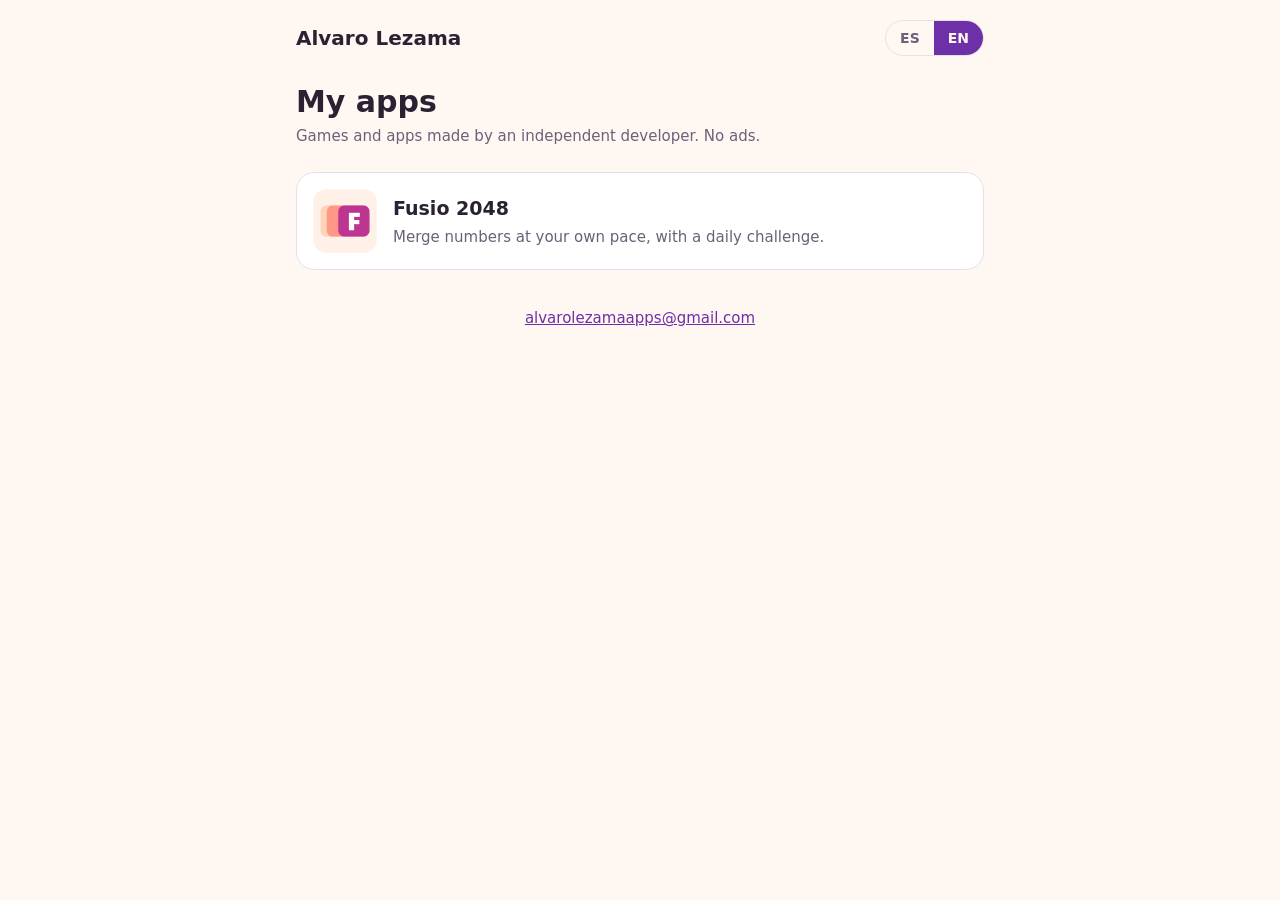
<file: index.html>
<!doctype html>
<html lang="es">
<head>
<meta charset="utf-8">
<meta name="viewport" content="width=device-width, initial-scale=1">
<title>Alvaro Lezama · Apps</title>
<meta name="description" content="Juegos y apps de Alvaro Lezama. Games and apps by Alvaro Lezama.">
<link rel="icon" href="fusio2048/icon.png">
<link rel="stylesheet" href="estilo.css">
</head>
<body>
<main>
  <header>
    <span class="brand">Alvaro Lezama</span>
    <nav class="lang" aria-label="Idioma / Language">
      <button data-set="es">ES</button><button data-set="en">EN</button>
    </nav>
  </header>

  <h1 data-lang="es">Mis apps</h1>
  <h1 data-lang="en">My apps</h1>
  <p class="muted" data-lang="es">Juegos y apps hechos por un desarrollador independiente. Sin anuncios.</p>
  <p class="muted" data-lang="en">Games and apps made by an independent developer. No ads.</p>

  <!-- One <a class="app"> per app; new apps go in their own folder. -->
  <div class="apps">
    <a class="app" href="fusio2048/">
      <img src="fusio2048/icon.png" alt="" width="64" height="64">
      <span>
        <strong>Fusio 2048</strong>
        <span data-lang="es">Fusiona números a tu ritmo, con reto diario.</span>
        <span data-lang="en">Merge numbers at your own pace, with a daily challenge.</span>
      </span>
    </a>
  </div>

  <footer>
    <a href="mailto:alvarolezamaapps@gmail.com">alvarolezamaapps@gmail.com</a>
  </footer>
</main>
<script src="idioma.js"></script>
</body>
</html>
</file>
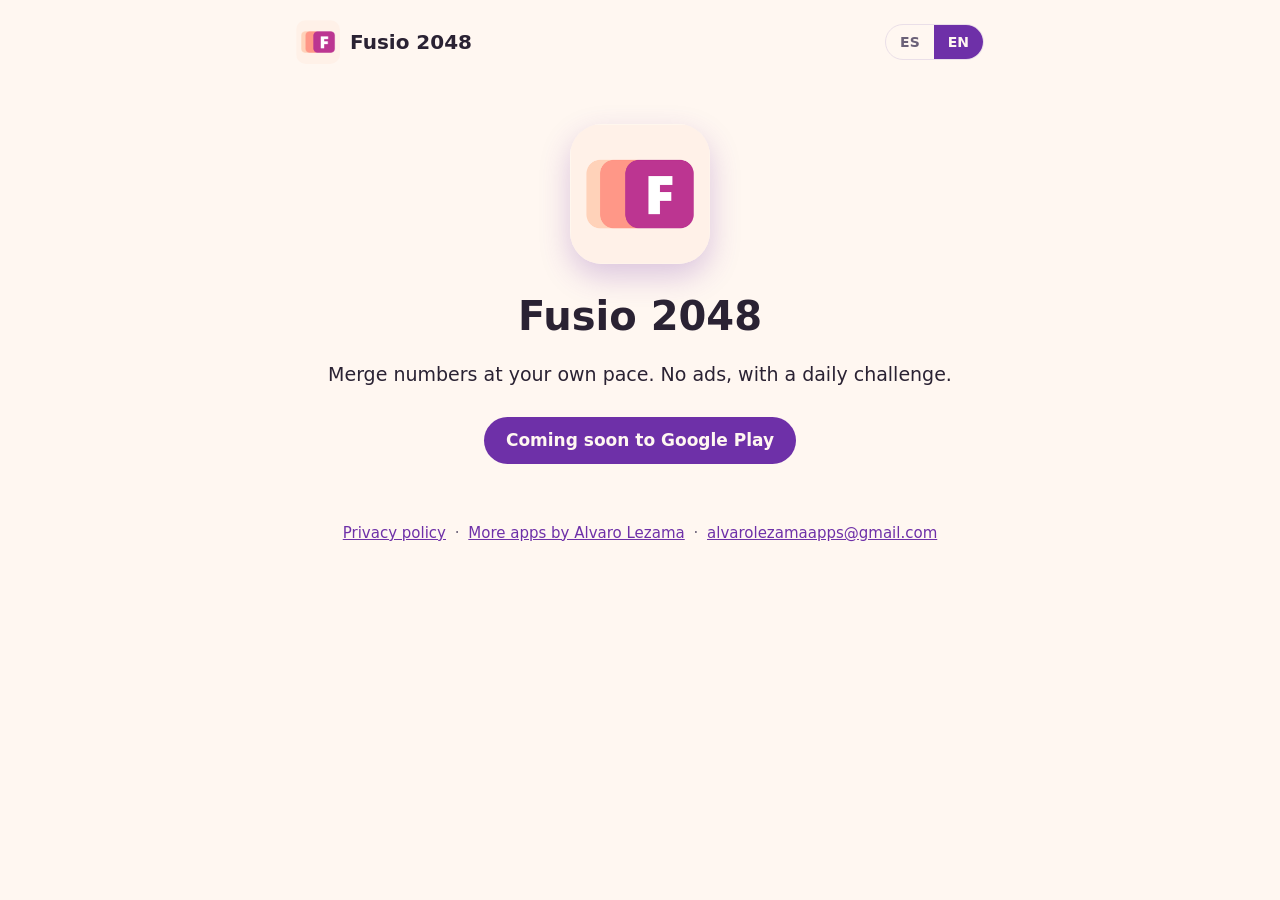
<file: fusio2048/index.html>
<!doctype html>
<html lang="es">
<head>
<meta charset="utf-8">
<meta name="viewport" content="width=device-width, initial-scale=1">
<title>Fusio 2048</title>
<meta name="description" content="Fusio 2048: fusiona números sin anuncios, con reto diario. Merge numbers with no ads, daily challenge.">
<link rel="icon" href="icon.png">
<link rel="stylesheet" href="../estilo.css">
</head>
<body>
<main class="home">
  <header>
    <span class="brand"><img src="icon.png" alt="" width="44" height="44"> Fusio 2048</span>
    <nav class="lang" aria-label="Idioma / Language">
      <button data-set="es">ES</button><button data-set="en">EN</button>
    </nav>
  </header>

  <section class="hero">
    <img src="icon.png" alt="Icono de Fusio 2048" width="140" height="140" class="big-icon">
    <h1>Fusio 2048</h1>
    <p class="lead" data-lang="es">Fusiona números a tu ritmo. Sin anuncios, con reto diario.</p>
    <p class="lead" data-lang="en">Merge numbers at your own pace. No ads, with a daily challenge.</p>
    <!-- Replace with the store buttons once the app is published. -->
    <p class="soon" data-lang="es">Próximamente en Google Play</p>
    <p class="soon" data-lang="en">Coming soon to Google Play</p>
  </section>

  <footer>
    <a href="privacidad.html" data-lang="es">Política de privacidad</a>
    <a href="privacidad.html" data-lang="en">Privacy policy</a>
    · <a href="../" data-lang="es">Más apps de Alvaro Lezama</a><a href="../" data-lang="en">More apps by Alvaro Lezama</a>
    · <a href="mailto:alvarolezamaapps@gmail.com">alvarolezamaapps@gmail.com</a>
  </footer>
</main>
<script src="../idioma.js"></script>
</body>
</html>
</file>
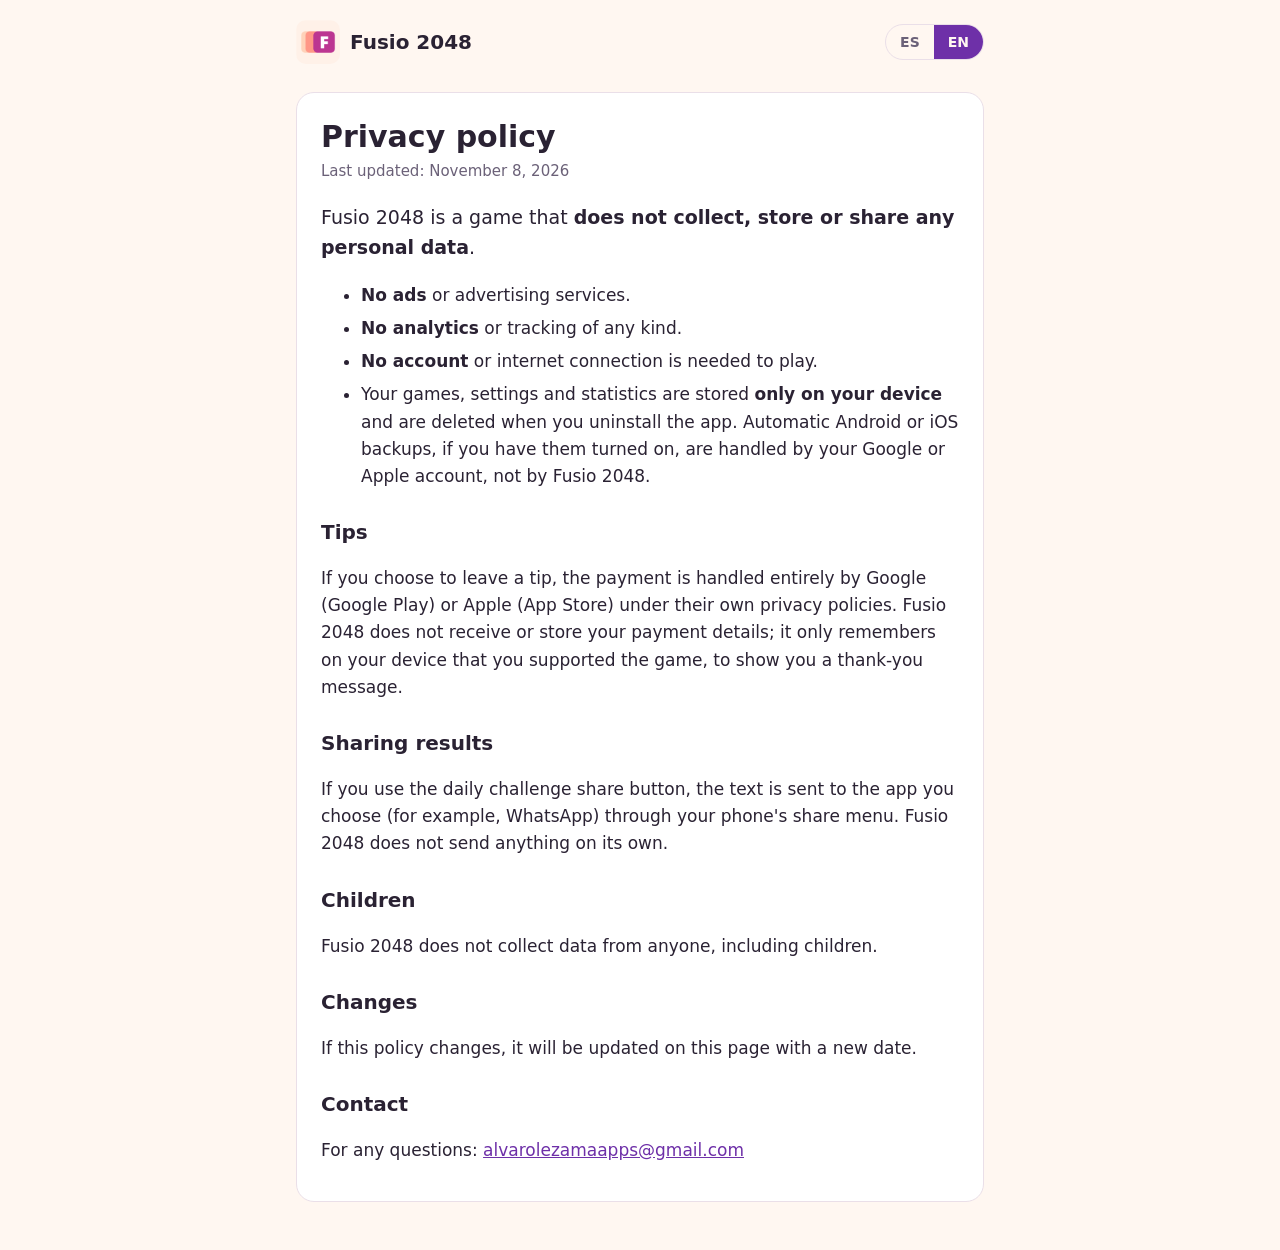
<file: fusio2048/privacidad.html>
<!doctype html>
<html lang="es">
<head>
<meta charset="utf-8">
<meta name="viewport" content="width=device-width, initial-scale=1">
<title>Fusio 2048 · Privacidad / Privacy</title>
<meta name="description" content="Política de privacidad de Fusio 2048. Privacy policy for Fusio 2048.">
<link rel="icon" href="icon.png">
<link rel="stylesheet" href="../estilo.css">
</head>
<body>
<main>
  <header>
    <a href="./" class="brand"><img src="icon.png" alt="" width="44" height="44"> Fusio 2048</a>
    <nav class="lang" aria-label="Idioma / Language">
      <button data-set="es">ES</button><button data-set="en">EN</button>
    </nav>
  </header>

  <article lang="es" data-lang="es">
    <h1>Política de privacidad</h1>
    <p class="muted">Última actualización: 8 de noviembre de 2026</p>
    <p class="lead">Fusio 2048 es un juego que <strong>no recopila, almacena ni comparte datos personales</strong>.</p>
    <ul>
      <li><strong>Sin anuncios</strong> ni servicios de publicidad.</li>
      <li><strong>Sin analíticas</strong> ni seguimiento de ningún tipo.</li>
      <li><strong>Sin cuenta</strong> ni conexión a internet para jugar.</li>
      <li>Tus partidas, ajustes y estadísticas se guardan <strong>solo en tu dispositivo</strong> y se borran al desinstalar la app. Las copias de seguridad automáticas de Android o iOS, si las tienes activadas, las gestiona tu cuenta de Google o Apple, no Fusio 2048.</li>
    </ul>
    <h2>Propinas</h2>
    <p>Si decides dejar una propina, el pago lo procesa por completo Google (Google Play) o Apple (App Store) según sus propias políticas de privacidad. Fusio 2048 no recibe ni guarda tus datos de pago; solo recuerda en tu dispositivo que apoyaste el juego, para mostrarte un agradecimiento.</p>
    <h2>Compartir resultados</h2>
    <p>Si usas el botón de compartir del reto diario, el texto se envía a la app que elijas (por ejemplo, WhatsApp) mediante el menú de compartir de tu teléfono. Fusio 2048 no envía nada por su cuenta.</p>
    <h2>Niños</h2>
    <p>Fusio 2048 no recopila datos de nadie, incluidos menores de edad.</p>
    <h2>Cambios</h2>
    <p>Si esta política cambia, se actualizará en esta página con una nueva fecha.</p>
    <h2>Contacto</h2>
    <p>Para cualquier pregunta: <a href="mailto:alvarolezamaapps@gmail.com">alvarolezamaapps@gmail.com</a></p>
  </article>

  <article lang="en" data-lang="en">
    <h1>Privacy policy</h1>
    <p class="muted">Last updated: November 8, 2026</p>
    <p class="lead">Fusio 2048 is a game that <strong>does not collect, store or share any personal data</strong>.</p>
    <ul>
      <li><strong>No ads</strong> or advertising services.</li>
      <li><strong>No analytics</strong> or tracking of any kind.</li>
      <li><strong>No account</strong> or internet connection is needed to play.</li>
      <li>Your games, settings and statistics are stored <strong>only on your device</strong> and are deleted when you uninstall the app. Automatic Android or iOS backups, if you have them turned on, are handled by your Google or Apple account, not by Fusio 2048.</li>
    </ul>
    <h2>Tips</h2>
    <p>If you choose to leave a tip, the payment is handled entirely by Google (Google Play) or Apple (App Store) under their own privacy policies. Fusio 2048 does not receive or store your payment details; it only remembers on your device that you supported the game, to show you a thank-you message.</p>
    <h2>Sharing results</h2>
    <p>If you use the daily challenge share button, the text is sent to the app you choose (for example, WhatsApp) through your phone's share menu. Fusio 2048 does not send anything on its own.</p>
    <h2>Children</h2>
    <p>Fusio 2048 does not collect data from anyone, including children.</p>
    <h2>Changes</h2>
    <p>If this policy changes, it will be updated on this page with a new date.</p>
    <h2>Contact</h2>
    <p>For any questions: <a href="mailto:alvarolezamaapps@gmail.com">alvarolezamaapps@gmail.com</a></p>
  </article>
</main>
<script src="../idioma.js"></script>
</body>
</html>
</file>
<file: estilo.css>
:root {
  --bg: #FFF7F1;
  --card: #FFFFFF;
  --text: #2A2233;
  --muted: #6B6178;
  --accent: #6E30A8;
  --line: #EADFE8;
}
@media (prefers-color-scheme: dark) {
  :root {
    --bg: #17131D;
    --card: #221C2B;
    --text: #F1ECF5;
    --muted: #A99FB5;
    --accent: #C9A4F0;
    --line: #342B40;
  }
}

* { box-sizing: border-box; }
body {
  margin: 0;
  background: var(--bg);
  color: var(--text);
  font: 17px/1.6 system-ui, -apple-system, 'Segoe UI', Roboto, sans-serif;
}
main { max-width: 720px; margin: 0 auto; padding: 20px 16px 48px; }
a { color: var(--accent); }

header { display: flex; align-items: center; justify-content: space-between; margin-bottom: 28px; }
.brand { display: flex; align-items: center; gap: 10px; font-weight: 800; font-size: 20px;
         color: var(--text); text-decoration: none; }
.brand img { border-radius: 10px; }

.lang { display: flex; border: 1px solid var(--line); border-radius: 999px; overflow: hidden; }
.lang button { border: 0; background: transparent; color: var(--muted); padding: 6px 14px;
               font: inherit; font-size: 14px; font-weight: 700; cursor: pointer; }
.lang button[aria-pressed="true"] { background: var(--accent); color: var(--bg); }

article { background: var(--card); border: 1px solid var(--line); border-radius: 18px; padding: 8px 24px 20px; }
h1 { font-size: 30px; line-height: 1.2; margin: 18px 0 4px; }
h2 { font-size: 20px; margin: 26px 0 6px; }
.muted { color: var(--muted); margin-top: 0; font-size: 15px; }
.lead { font-size: 19px; }
li { margin: 6px 0; }

.home .hero { text-align: center; padding: 32px 0 40px; }
.big-icon { border-radius: 32px; box-shadow: 0 12px 30px rgba(110, 48, 168, .25); }
.home h1 { font-size: 40px; margin-top: 20px; }
.soon { display: inline-block; margin-top: 8px; padding: 10px 22px; border-radius: 999px;
        background: var(--accent); color: var(--bg); font-weight: 700; }
footer { text-align: center; color: var(--muted); font-size: 15px; }
footer a { margin: 0 4px; }
[hidden] { display: none !important; }

.apps { display: grid; gap: 12px; margin: 24px 0 36px; }
.app { display: flex; align-items: center; gap: 16px; padding: 16px; border-radius: 18px;
       background: var(--card); border: 1px solid var(--line); color: var(--text); text-decoration: none; }
.app:hover { border-color: var(--accent); }
.app img { border-radius: 14px; flex: none; }
.app strong { display: block; font-size: 19px; }
.app span span { color: var(--muted); font-size: 15px; }
</file>
